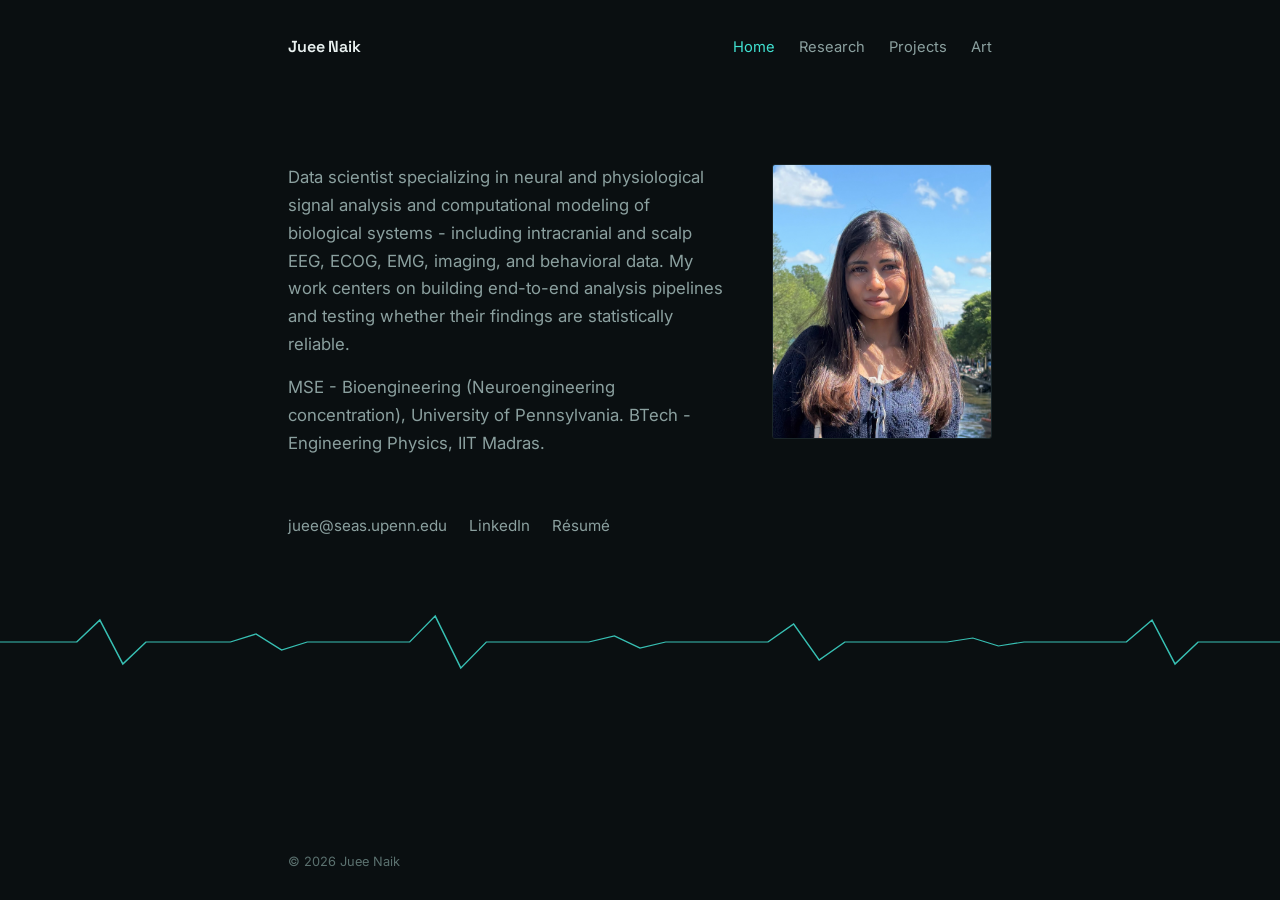
<file: index.html>
<!DOCTYPE html>
<html lang="en">
<head>
<meta charset="UTF-8" />
<meta name="viewport" content="width=device-width, initial-scale=1.0" />
<title>Juee Naik</title>
<meta name="description" content="Juee Naik — data scientist working at the intersection of neuroscience and machine learning." />
<link rel="preconnect" href="https://fonts.googleapis.com" />
<link rel="preconnect" href="https://fonts.gstatic.com" crossorigin />
<link href="https://fonts.googleapis.com/css2?family=Space+Grotesk:wght@400;500;600&family=Inter:wght@400;450;500&family=JetBrains+Mono:wght@400;500&display=swap" rel="stylesheet" />
<link rel="stylesheet" href="style.css" />
</head>
<body>

<nav>
  <div class="nav-inner">
    <a class="brand" href="index.html">Juee Naik</a>
    <div class="nav-links">
      <a href="index.html" class="active">Home</a>
      <a href="research.html">Research</a>
      <a href="projects.html">Projects</a>
      <a href="art.html">Art</a>
    </div>
  </div>
</nav>

<main>
  <div class="wrap">
    <div class="intro">
      <div>
        <p>
          Data scientist specializing in neural and physiological signal analysis and computational modeling of biological systems - including intracranial and scalp EEG, ECOG, EMG, imaging, and behavioral data. 
          My work centers on building end-to-end analysis pipelines and testing whether their findings are statistically reliable.
        </p>
        <p>
          MSE - Bioengineering (Neuroengineering concentration), University of Pennsylvania.
          
          BTech - Engineering Physics, IIT Madras.
        </p>
      </div>

      <figure class="portrait">
        <img src="me.jpg" alt="Juee Naik" />
      </figure>
    </div>

    <div class="contact">
      <a href="mailto:juee@seas.upenn.edu">juee@seas.upenn.edu</a>
      <a href="https://www.linkedin.com/in/juee-naik-6bba79205/" target="_blank" rel="noopener">LinkedIn</a>
      <!-- Set this to your hosted résumé PDF -->
      <a href="Resume_JueeNaik_DS.pdf" download>Résumé</a>
    </div>
  </div>

  <div class="signal">
    <svg viewBox="0 0 2000 64" preserveAspectRatio="none">
      <g class="scroll-trace">
        <path d="M0,32 L60,32 78,10 96,54 114,32 180,32 200,24 220,40 240,32 320,32 340,6 360,58 380,32 460,32 480,26 500,38 520,32 600,32 620,14 640,50 660,32 740,32 760,28 780,36 800,32 880,32 900,10 918,54 936,32 1000,32 1060,32 1078,10 1096,54 1114,32 1180,32 1200,24 1220,40 1240,32 1320,32 1340,6 1360,58 1380,32 1460,32 1480,26 1500,38 1520,32 1600,32 1620,14 1640,50 1660,32 1740,32 1760,28 1780,36 1800,32 1880,32 1900,10 1918,54 1936,32 2000,32"/>
      </g>
    </svg>
  </div>
</main>

<footer><div class="wrap">© 2026 Juee Naik</div></footer>

</body>
</html>
</file>
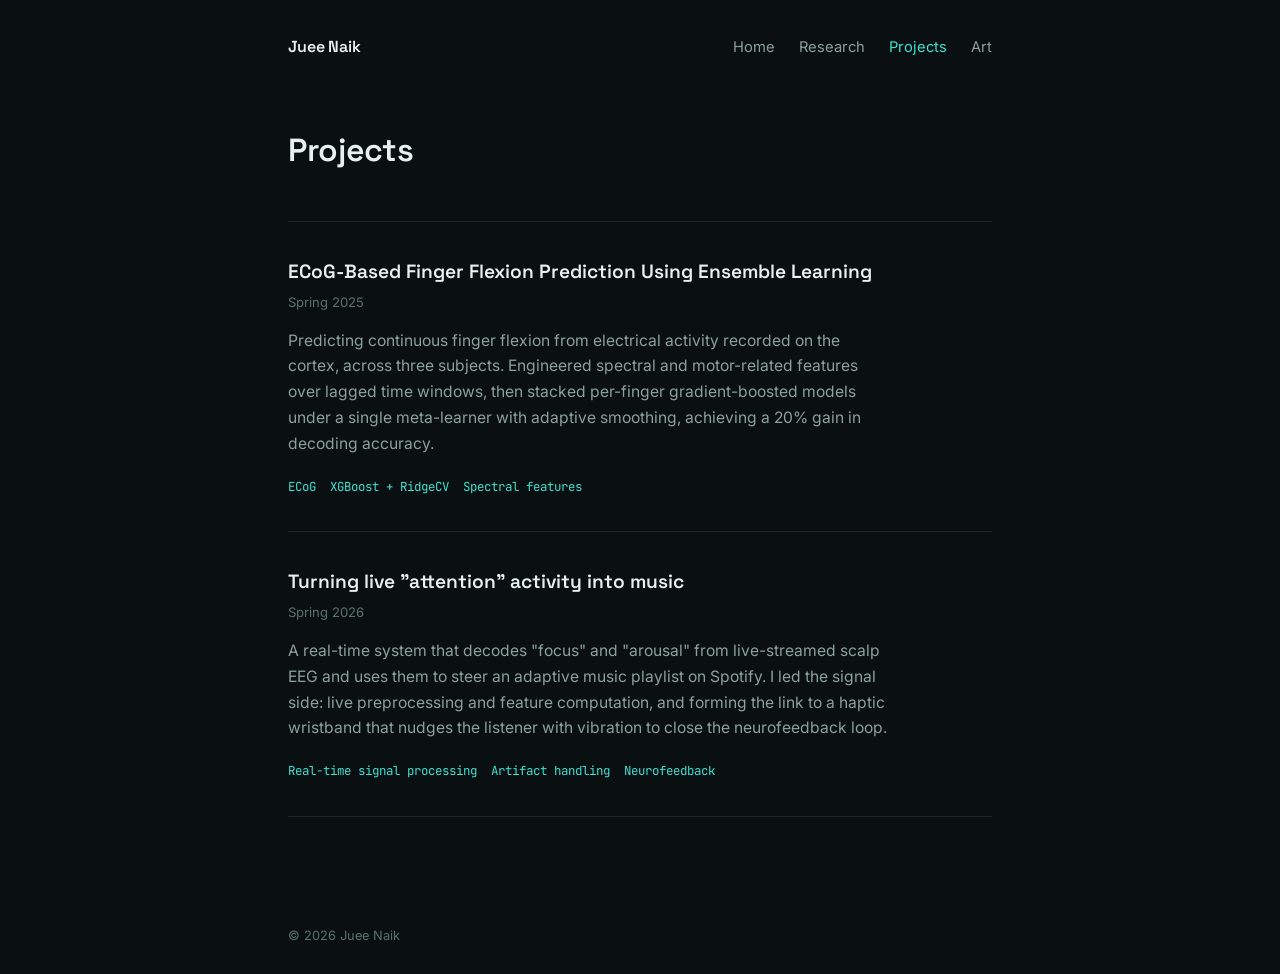
<file: projects.html>
<!DOCTYPE html>
<html lang="en">
<head>
<meta charset="UTF-8" />
<meta name="viewport" content="width=device-width, initial-scale=1.0" />
<title>Juee Naik — Projects</title>
<link rel="preconnect" href="https://fonts.googleapis.com" />
<link rel="preconnect" href="https://fonts.gstatic.com" crossorigin />
<link href="https://fonts.googleapis.com/css2?family=Space+Grotesk:wght@400;500;600&family=Inter:wght@400;450;500&family=JetBrains+Mono:wght@400;500&display=swap" rel="stylesheet" />
<link rel="stylesheet" href="style.css" />
</head>
<body>

<nav>
  <div class="nav-inner">
    <a class="brand" href="index.html">Juee Naik</a>
    <div class="nav-links">
      <a href="index.html">Home</a>
      <a href="research.html">Research</a>
      <a href="projects.html" class="active">Projects</a>
      <a href="art.html">Art</a>
    </div>
  </div>
</nav>

<main>
  <div class="wrap">
    <h1 class="page-title">Projects</h1>

    <div class="proj">
      <h2>ECoG-Based Finger Flexion Prediction Using Ensemble Learning</h2>
      <div class="date">Spring 2025</div>
      <p>
        Predicting continuous finger flexion from electrical activity
        recorded on the cortex, across three subjects. Engineered spectral
        and motor-related features over lagged time windows, then stacked
        per-finger gradient-boosted models under a single meta-learner with
        adaptive smoothing, achieving a 20% gain in decoding accuracy.
      </p>
      <div class="tools">
        <span>ECoG</span><span>XGBoost + RidgeCV</span><span>Spectral features</span>
      </div>
    </div>

    <div class="proj">
      <h2>Turning live "attention" activity into music</h2>
      <div class="date">Spring 2026</div>
      <p>
        A real-time system that decodes "focus" and "arousal" from live-streamed scalp EEG and
        uses them to steer an adaptive music playlist on Spotify. I led the signal side:
        live preprocessing and feature computation, and forming the link to a haptic wristband that
        nudges the listener with vibration to close the neurofeedback loop.
      </p>
      <div class="tools">
        <span>Real-time signal processing</span><span>Artifact handling</span><span>Neurofeedback</span>
      </div>
    </div>

  </div>
</main>

<footer><div class="wrap">© 2026 Juee Naik</div></footer>

</body>
</html>
</file>
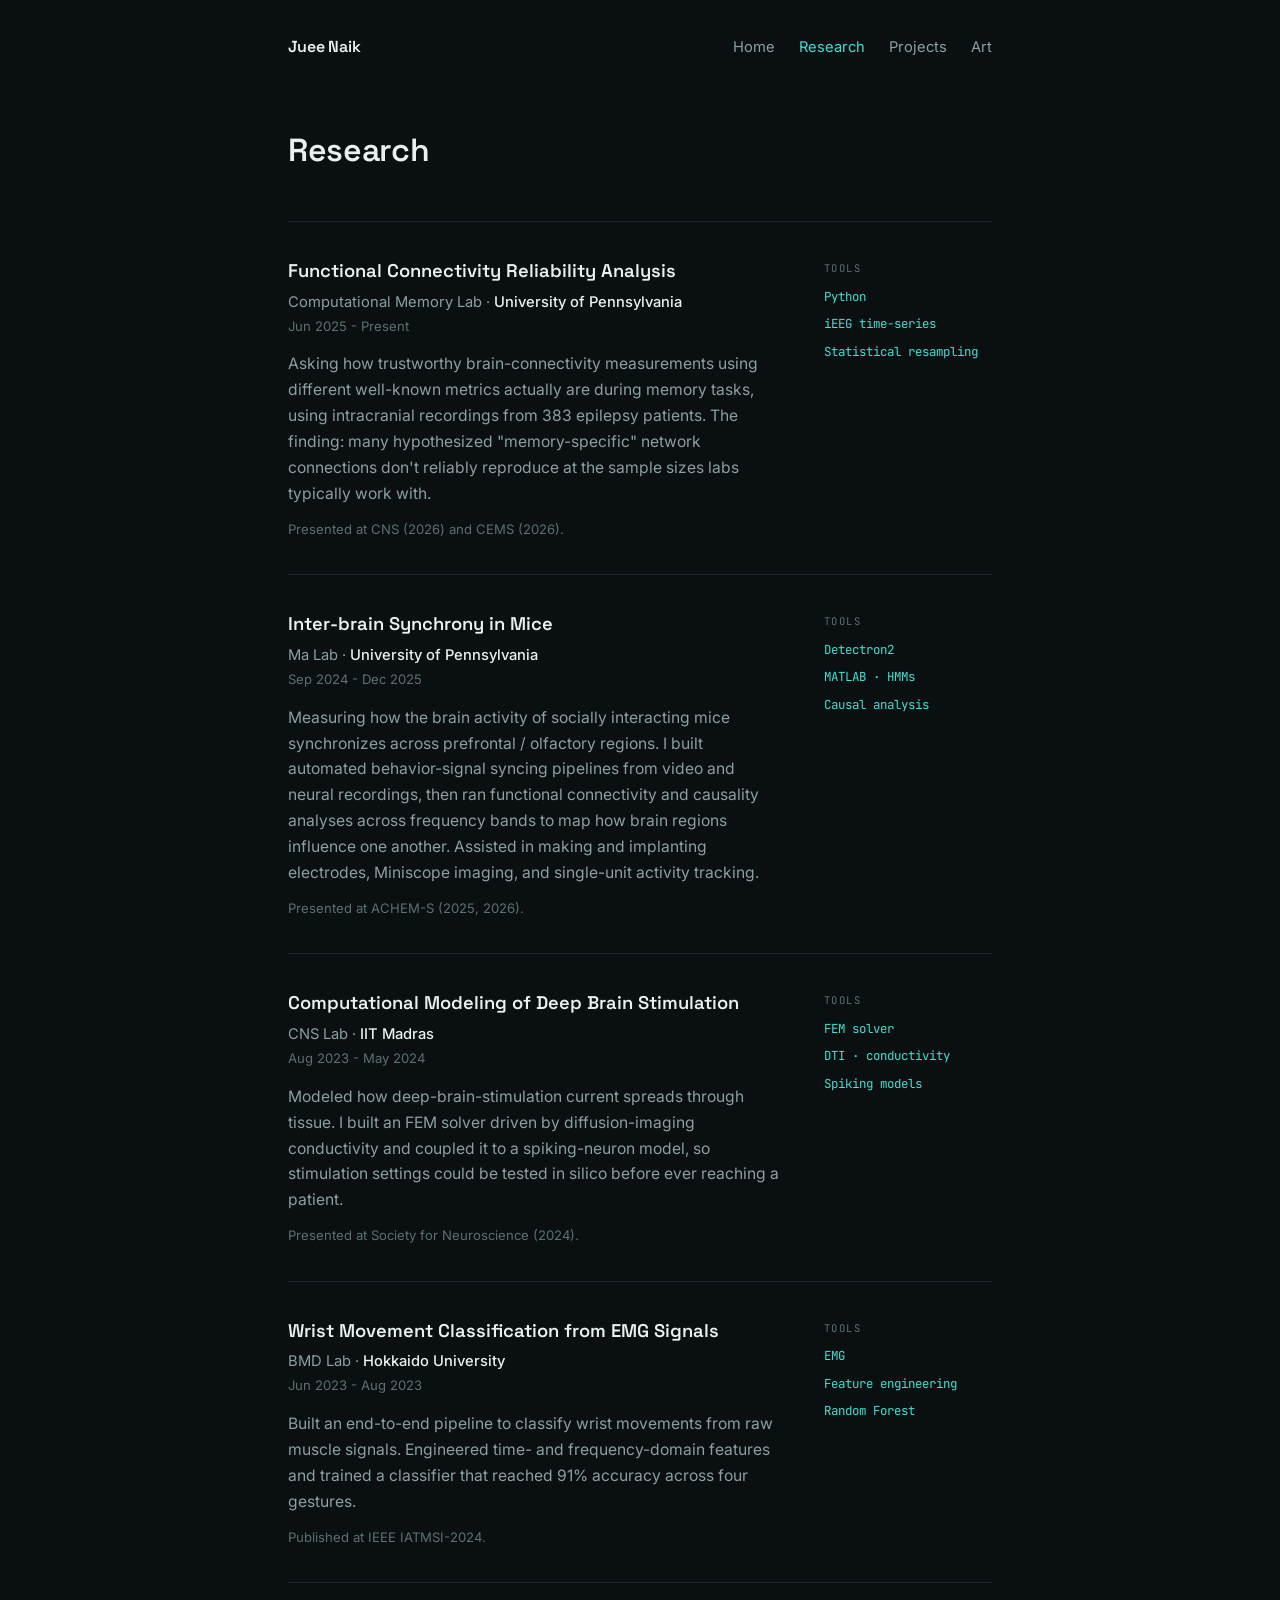
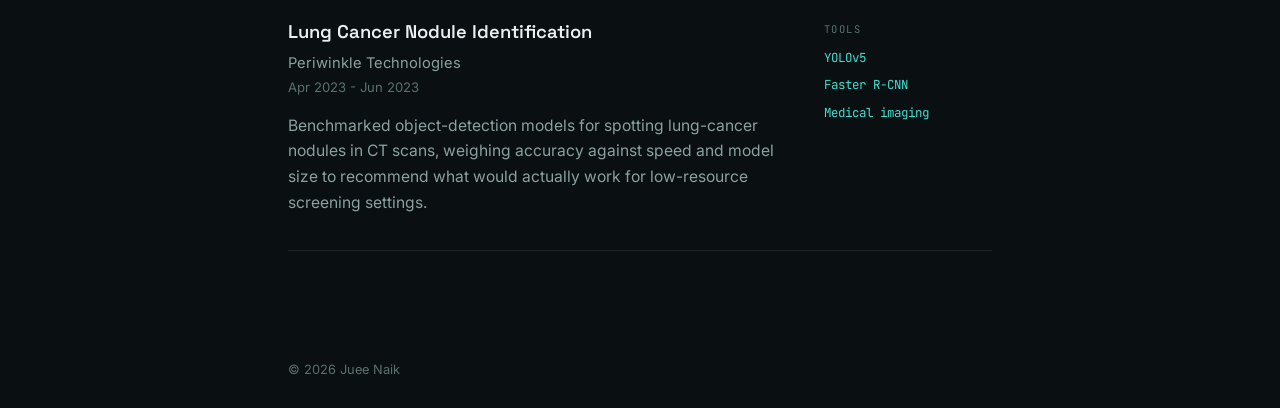
<file: research.html>
<!DOCTYPE html>
<html lang="en">
<head>
<meta charset="UTF-8" />
<meta name="viewport" content="width=device-width, initial-scale=1.0" />
<title>Juee Naik — Research</title>
<link rel="preconnect" href="https://fonts.googleapis.com" />
<link rel="preconnect" href="https://fonts.gstatic.com" crossorigin />
<link href="https://fonts.googleapis.com/css2?family=Space+Grotesk:wght@400;500;600&family=Inter:wght@400;450;500&family=JetBrains+Mono:wght@400;500&display=swap" rel="stylesheet" />
<link rel="stylesheet" href="style.css" />
</head>
<body>

<nav>
  <div class="nav-inner">
    <a class="brand" href="index.html">Juee Naik</a>
    <div class="nav-links">
      <a href="index.html">Home</a>
      <a href="research.html" class="active">Research</a>
      <a href="projects.html">Projects</a>
      <a href="art.html">Art</a>
    </div>
  </div>
</nav>

<main>
  <div class="wrap">
    <h1 class="page-title">Research</h1>

    <div class="entry">
      <div>
        <div class="role">Functional Connectivity Reliability Analysis</div>
        <div class="org">Computational Memory Lab · <b>University of Pennsylvania</b></div>
        <div class="date">Jun 2025 - Present</div>
        <p class="desc">
          Asking how trustworthy brain-connectivity measurements using different well-known metrics actually
          are during memory tasks, using intracranial recordings from 383
          epilepsy patients. The finding: many hypothesized "memory-specific"
          network connections don't reliably reproduce at the
          sample sizes labs typically work with.
        </p>
        <div class="note">Presented at CNS (2026) and CEMS (2026).</div>
      </div>
      <div class="tools">
        <span class="lbl">Tools</span>
        <span>Python</span>
        <span>iEEG time-series</span>
        <span>Statistical resampling</span>
      </div>
    </div>

    <div class="entry">
      <div>
        <div class="role">Inter-brain Synchrony in Mice</div>
        <div class="org">Ma Lab · <b>University of Pennsylvania</b></div>
        <div class="date">Sep 2024 - Dec 2025</div>
        <p class="desc">
          Measuring how the brain activity of socially interacting mice
          synchronizes across prefrontal / olfactory regions. I built automated behavior-signal syncing pipelines from video and
          neural recordings, then ran functional connectivity and causality analyses across frequency bands
          to map how brain regions influence one another. Assisted in making and implanting electrodes, 
          Miniscope imaging, and single-unit activity tracking. 
        </p>
        <div class="note">Presented at ACHEM-S (2025, 2026).</div>
      </div>
      <div class="tools">
        <span class="lbl">Tools</span>
        <span>Detectron2</span>
        <span>MATLAB · HMMs</span>
        <span>Causal analysis</span>
      </div>
    </div>

    <div class="entry">
      <div>
        <div class="role">Computational Modeling of Deep Brain Stimulation</div>
        <div class="org">CNS Lab · <b>IIT Madras</b></div>
        <div class="date">Aug 2023 - May 2024</div>
        <p class="desc">
          Modeled how deep-brain-stimulation current spreads through tissue.
          I built an FEM solver driven by diffusion-imaging conductivity
          and coupled it to a spiking-neuron model, so stimulation settings
          could be tested in silico before ever reaching a patient.
        </p>
        <div class="note">Presented at Society for Neuroscience (2024).</div>
      </div>
      <div class="tools">
        <span class="lbl">Tools</span>
        <span>FEM solver</span>
        <span>DTI · conductivity</span>
        <span>Spiking models</span>
      </div>
    </div>

    <div class="entry">
      <div>
        <div class="role">Wrist Movement Classification from EMG Signals</div>
        <div class="org">BMD Lab · <b>Hokkaido University</b></div>
        <div class="date">Jun 2023 - Aug 2023</div>
        <p class="desc">
          Built an end-to-end pipeline to classify wrist movements from raw
          muscle signals. Engineered time- and frequency-domain features
          and trained a classifier that reached 91% accuracy across four
          gestures.
        </p>
        <div class="note">Published at IEEE IATMSI-2024.</div>
      </div>
      <div class="tools">
        <span class="lbl">Tools</span>
        <span>EMG</span>
        <span>Feature engineering</span>
        <span>Random Forest</span>
      </div>
    </div>

    <div class="entry">
      <div>
        <div class="role"> Lung Cancer Nodule Identification </div>
        <div class="org">Periwinkle Technologies</div>
        <div class="date">Apr 2023 - Jun 2023</div>
        <p class="desc">
          Benchmarked object-detection models for spotting lung-cancer
          nodules in CT scans, weighing accuracy against speed and model
          size to recommend what would actually work for low-resource
          screening settings.
        </p>
      </div>
      <div class="tools">
        <span class="lbl">Tools</span>
        <span>YOLOv5</span>
        <span>Faster R-CNN</span>
        <span>Medical imaging</span>
      </div>
    </div>

  </div>
</main>

<footer><div class="wrap">© 2026 Juee Naik</div></footer>

</body>
</html>
</file>
<file: style.css>
/* ============================================================
   Juee Naik — shared styles
============================================================ */
:root{
  --bg:      #0a0f11;
  --text:    #e9f1f0;
  --muted:   #8ba09f;
  --faint:   #5b716f;
  --line:    #1a2528;
  --turq:    #40e0d0;

  --display: "Space Grotesk", system-ui, sans-serif;
  --body:    "Inter", system-ui, sans-serif;
  --mono:    "JetBrains Mono", ui-monospace, monospace;

  --maxw: 760px;
}

*{ box-sizing:border-box; margin:0; padding:0; }
html{ scroll-behavior:smooth; }
body{
  background:var(--bg);
  color:var(--text);
  font-family:var(--body);
  font-size:16px;
  line-height:1.65;
  -webkit-font-smoothing:antialiased;
  min-height:100vh;
  display:flex;
  flex-direction:column;
}
a{ color:inherit; text-decoration:none; }
img{ max-width:100%; display:block; }

.wrap{ width:100%; max-width:var(--maxw); margin:0 auto; padding:0 28px; }

/* ---------- nav ---------- */
nav{ padding:34px 0 0; }
.nav-inner{
  max-width:var(--maxw); margin:0 auto; padding:0 28px;
  display:flex; align-items:baseline; justify-content:space-between;
}
.brand{ font-family:var(--display); font-weight:600; font-size:1rem; letter-spacing:-.01em; }
.nav-links{ display:flex; gap:24px; }
.nav-links a{ font-size:.92rem; color:var(--muted); transition:color .2s; }
.nav-links a:hover{ color:var(--text); }
.nav-links a.active{ color:var(--turq); }

/* ---------- page shell ---------- */
main{ flex:1; padding:64px 0 80px; }
.page-title{
  font-family:var(--display); font-weight:600;
  font-size:clamp(1.5rem,4vw,2rem); letter-spacing:-.01em;
  margin-bottom:44px;
}

/* ---------- home ---------- */
.intro{
  display:grid; grid-template-columns:1fr 220px; gap:48px;
  align-items:start; padding-top:40px;
}
.intro h1{
  font-family:var(--display); font-weight:600;
  font-size:clamp(2.2rem,6vw,3.2rem); line-height:1.02;
  letter-spacing:-.02em; margin-bottom:22px;
}
.intro h1 span{ color:var(--turq); }
.intro p{ color:var(--muted); font-size:1.05rem; max-width:44ch; }
.intro p + p{ margin-top:16px; }

.portrait{
  border:1px solid var(--line); border-radius:3px;
  aspect-ratio:4/5; overflow:hidden;
  display:flex; align-items:center; justify-content:center;
  background:#0e1518;
}
.portrait img{ width:100%; height:100%; object-fit:cover; }
.portrait .ph{ color:var(--faint); font-size:.82rem; text-align:center; padding:16px; }
.portrait .ph svg{ margin:0 auto 10px; opacity:.5; }

.contact{ margin-top:56px; display:flex; flex-wrap:wrap; gap:22px; }
.contact a{
  color:var(--muted); font-size:.95rem;
  border-bottom:1px solid transparent; transition:all .2s;
}
.contact a:hover{ color:var(--turq); border-color:var(--turq); }

/* ---------- signal trace (the one signature) ---------- */
.signal{ height:64px; overflow:hidden; margin-top:70px; }
.signal svg{ width:200%; height:100%; }
.signal path{ fill:none; stroke:var(--turq); stroke-width:1.2; opacity:.85; }
.scroll-trace{ animation:trace 16s linear infinite; }
@keyframes trace{ from{ transform:translateX(0);} to{ transform:translateX(-50%);} }

/* ---------- research entries ---------- */
.entry{
  display:grid; grid-template-columns:1fr 168px; gap:40px;
  padding:34px 0; border-top:1px solid var(--line);
}
.entry:last-child{ border-bottom:1px solid var(--line); }
.entry .role{ font-family:var(--display); font-weight:600; font-size:1.15rem; }
.entry .org{ color:var(--muted); font-size:.92rem; margin:3px 0 2px; }
.entry .org b{ color:var(--text); font-weight:500; }
.entry .date{ color:var(--faint); font-size:.82rem; margin-bottom:14px; }
.entry .desc{ color:var(--muted); font-size:.98rem; }
.entry .note{ color:var(--faint); font-size:.82rem; margin-top:12px; }

.tools{ display:flex; flex-direction:column; gap:7px; padding-top:4px; }
.tools .lbl{ font-family:var(--mono); font-size:.66rem; letter-spacing:.14em; color:var(--faint); text-transform:uppercase; margin-bottom:2px; }
.tools span{ font-family:var(--mono); font-size:.78rem; color:var(--turq); }

/* ---------- projects ---------- */
.proj{ padding:34px 0; border-top:1px solid var(--line); }
.proj:last-child{ border-bottom:1px solid var(--line); }
.proj h2{ font-family:var(--display); font-weight:600; font-size:1.2rem; }
.proj .date{ color:var(--faint); font-size:.82rem; margin:4px 0 14px; }
.proj p{ color:var(--muted); font-size:.98rem; max-width:60ch; }
.proj .tools{ flex-direction:row; flex-wrap:wrap; gap:14px; margin-top:16px; }

/* ---------- art ---------- */
.art-lead{ color:var(--muted); font-size:1rem; margin-bottom:36px; }
.art-lead a{ color:var(--turq); border-bottom:1px solid transparent; transition:border-color .2s; }
.art-lead a:hover{ border-color:var(--turq); }

.art-grid{ display:grid; grid-template-columns:1fr 1fr; gap:28px; }
.art-item figcaption{ color:var(--faint); font-size:.82rem; margin-top:10px; }
.art-item img, .art-item video{
  width:100%; max-width:340px; height:auto; display:block;
  border:1px solid var(--line); border-radius:3px; background:#0e1518;
}
.art-item .frame-ph{
  aspect-ratio:1/1; border:1px solid var(--line); border-radius:3px;
  display:flex; align-items:center; justify-content:center;
  color:var(--faint); font-size:.82rem; text-align:center; padding:16px; background:#0e1518;
}

@media (max-width:620px){
  .art-grid{ grid-template-columns:1fr; }
}

/* ---------- footer ---------- */
footer{ padding:28px 0; }
footer .wrap{ color:var(--faint); font-size:.8rem; }

/* ---------- responsive ---------- */
@media (max-width:620px){
  .intro{ grid-template-columns:1fr; gap:32px; }
  .portrait{ max-width:220px; }
  .entry{ grid-template-columns:1fr; gap:16px; }
  .tools{ flex-direction:row; flex-wrap:wrap; gap:14px; }
  .nav-links{ gap:18px; }
}
@media (prefers-reduced-motion:reduce){
  .scroll-trace{ animation:none; }
  html{ scroll-behavior:auto; }
}
:focus-visible{ outline:2px solid var(--turq); outline-offset:3px; }
</file>
